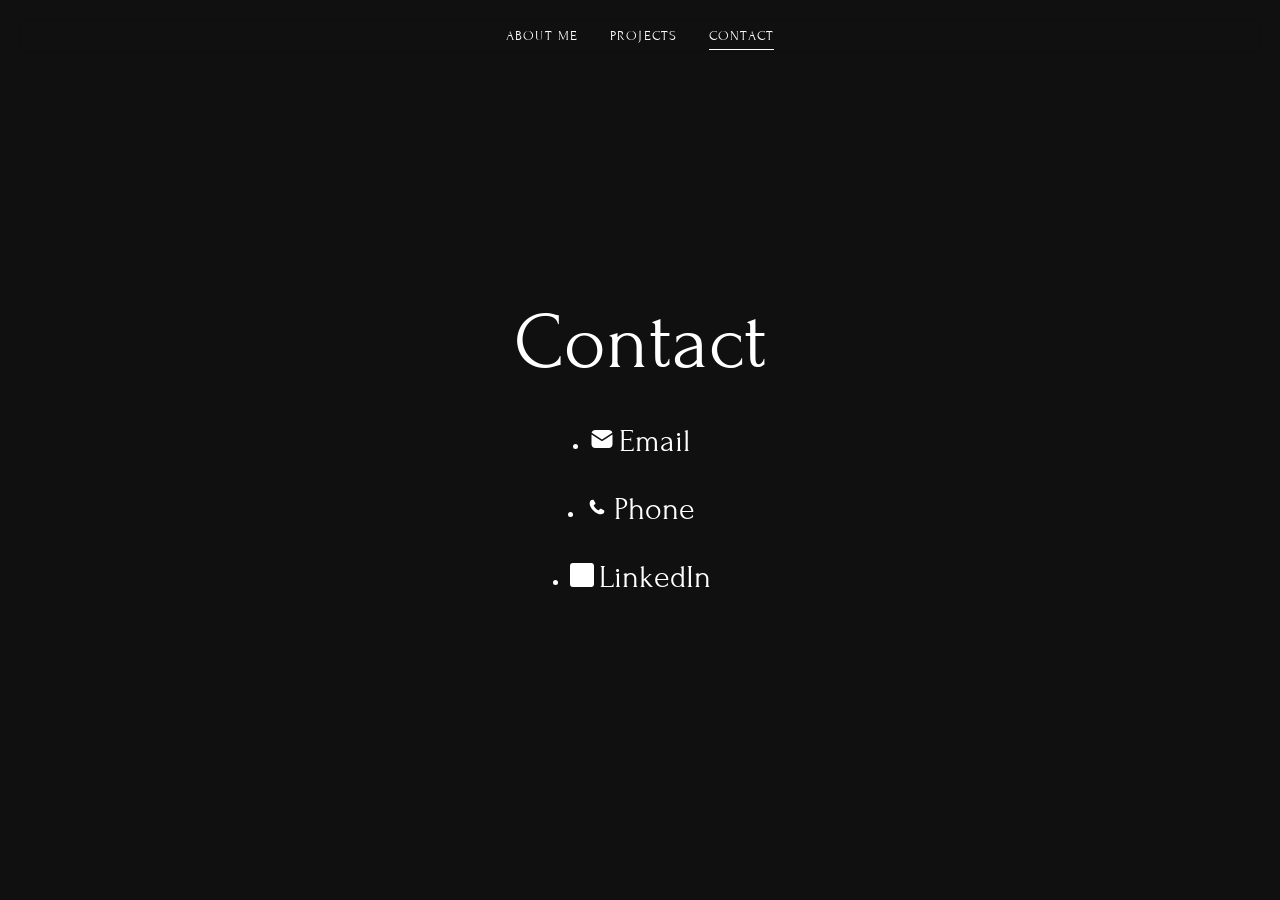
<file: contact.html>
<!doctype html>
<html lang="en">
<head>
  <meta charset="UTF-8">
  <meta name="viewport" content="width=device-width, initial-scale=1">
  <title>Contact — Yeganeh Ghasemi</title>
  <link href="https://fonts.googleapis.com/css2?family=Forum&display=swap" rel="stylesheet">
  <link rel="stylesheet" href="style.css" />
  
</head>
<body>
<header class="site-header">
  <nav class="site-nav" aria-label="Primary">
    <ul class="nav-links">
      <li><a href="index.html">About Me</a></li>
      <li><a href="projects.html">Projects</a></li>
      <li><a href="contact.html" aria-current="page">Contact</a></li>
    </ul>
  </nav>
</header>

<main>

<section id="contact" class="contact">
    <h1>Contact</h1>
    <div class="wrap">
      

      <div class="contact-row">

        <ul class="contact-list">
   <li>
          <img src="icone/email.svg">
          <a href="mailto:yeganehghasemi981@gmail.com" >Email</a>
        </li>
          <li>
            <img src="icone/phone.svg">
          <a href="tel:+12252667950">Phone</a>
        
          </li>
          <li>
          <img src="icone/linkedin.svg">
          <a href="https://www.linkedin.com/in/yeganeh-ghasemi-371a42195/" target="_blank" rel="noopener noreferrer">LinkedIn</a>
           
          </li>
    
        </ul>

      
      </div>
    </div>
  </section>

</main>


<script>
  // hero: plays once, immediately on load, independent of scroll position
  var heroEls = document.querySelectorAll('.hero .r');
  requestAnimationFrame(function(){
    requestAnimationFrame(function(){
      heroEls.forEach(function(el){ el.classList.add('in'); });
    });
  });

  // everything below the hero: reveals as it enters the viewport
  var els = document.querySelectorAll('.r:not(.hero .r)');
  if('IntersectionObserver' in window){
    var io = new IntersectionObserver(function(entries){
      entries.forEach(function(entry){
        if(entry.isIntersecting){
          entry.target.classList.add('in');
          io.unobserve(entry.target);
        }
      });
    }, { threshold: 0.15, rootMargin: '0px 0px -60px 0px' });
    els.forEach(function(el){ io.observe(el); });
  } else {
    els.forEach(function(el){ el.classList.add('in'); });
  }
</script>
</body>
</html>
</file>
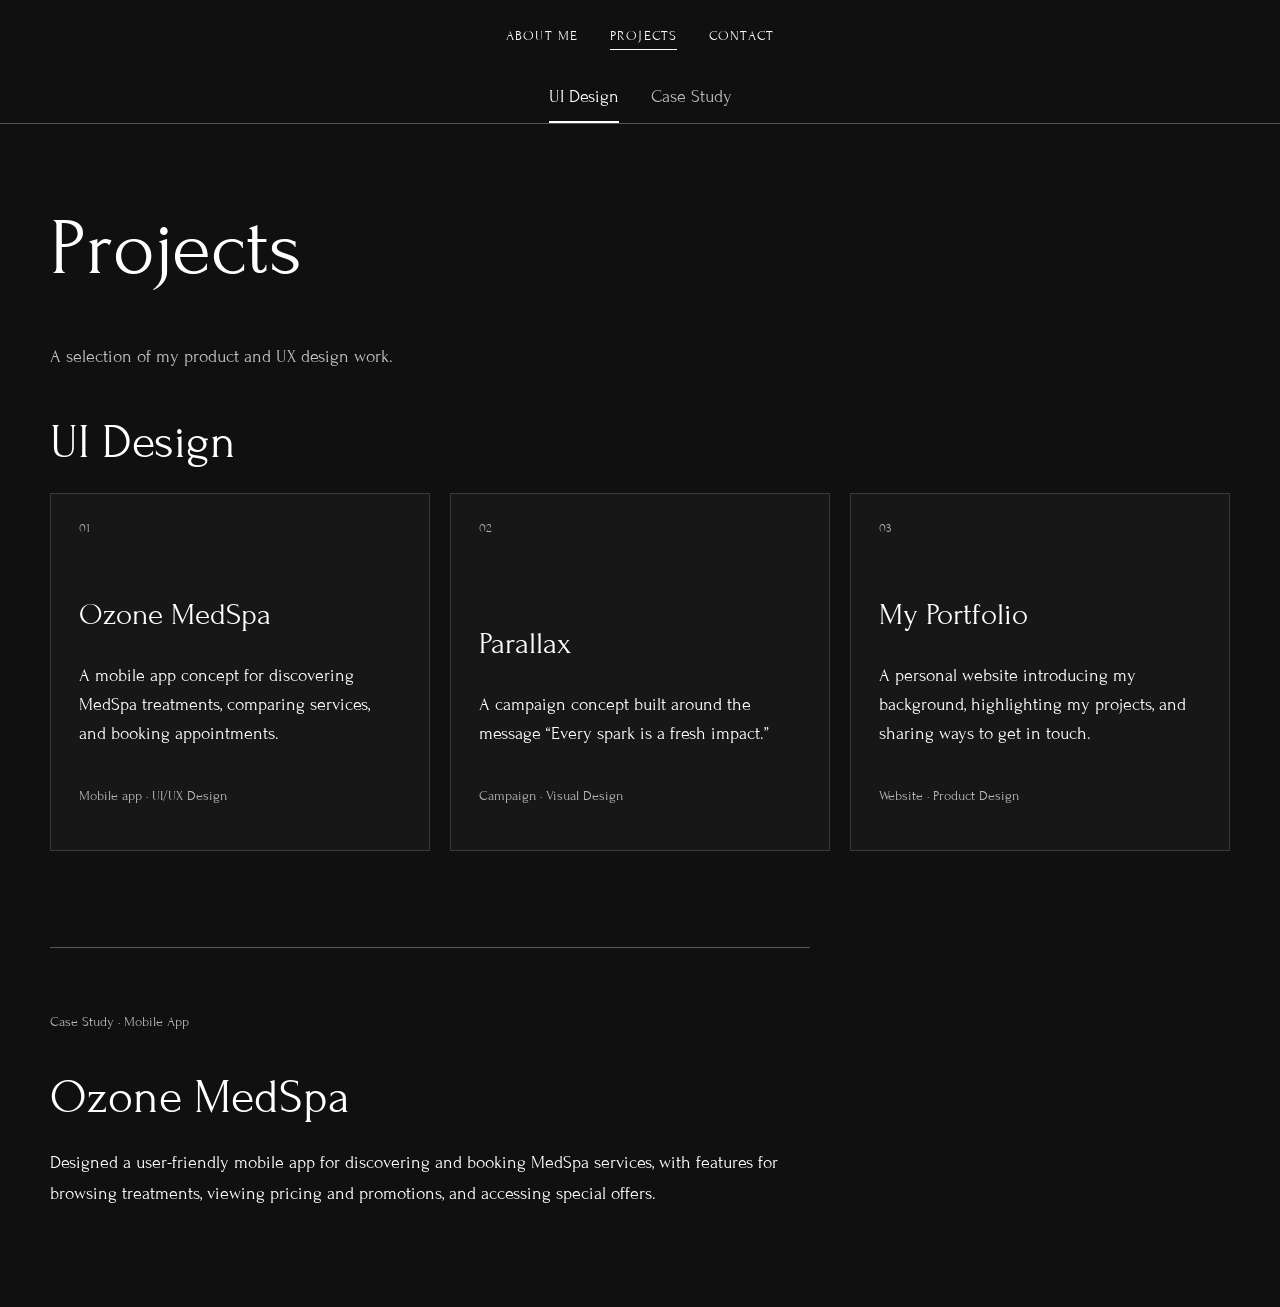
<file: projects.html>
<!doctype html>
<html lang="en">
<head>
  <meta charset="UTF-8">
  <meta name="viewport" content="width=device-width, initial-scale=1">
  <title>Projects — Yeganeh Ghasemi</title>
  <link rel="stylesheet" href="style.css">
  <link href="https://fonts.googleapis.com/css2?family=Forum&display=swap" rel="stylesheet">
</head>
<body>
  <header class="site-header">
    <nav class="site-nav" aria-label="Primary">
      <ul class="nav-links">
        <li><a href="index.html">About Me</a></li>
        <li><a href="projects.html" aria-current="page">Projects</a></li>
        <li><a href="contact.html">Contact</a></li>
      </ul>
    </nav>
  </header>
  <nav class="project-nav" aria-label="Project sections">
    <a href="#ui-design">UI Design</a>
    <a href="#case-study">Case Study</a>
  </nav>
  <main class="projects-main">
    <header class="projects-heading">
      <h1>Projects</h1>
      <p>A selection of my product and UX design work.</p>
    </header>
    <section id="ui-design" class="project-section" aria-labelledby="ui-design-title">
      <h2 id="ui-design-title">UI Design</h2>
      <div class="project-grid">
        <article class="project-card">
          <span class="project-number">01</span>
          <h3>Ozone MedSpa</h3>
          <p>A mobile app concept for discovering MedSpa treatments, comparing services, and booking appointments.</p>
          <p class="project-type">Mobile app · UI/UX Design</p>
        </article>
        <article class="project-card">
          <span class="project-number">02</span>
          <h3>Parallax</h3>
          <p>A campaign concept built around the message “Every spark is a fresh impact.”</p>
          <p class="project-type">Campaign · Visual Design</p>
        </article>
        <article class="project-card">
          <span class="project-number">03</span>
          <h3>My Portfolio</h3>
          <p>A personal website introducing my background, highlighting my projects, and sharing ways to get in touch.</p>
          <p class="project-type">Website · Product Design</p>
        </article>
      </div>
    </section>
    <section id="case-study" class="case-study-section" aria-labelledby="case-study-title">
      <p class="project-type">Case Study · Mobile App</p>
      <h2 id="case-study-title">Ozone MedSpa</h2>
      <p>Designed a user-friendly mobile app for discovering and booking MedSpa services, with features for browsing treatments, viewing pricing and promotions, and accessing special offers.</p>
    </section>
  </main>
</body>
</html>
</file>
<file: style.css>
html {
  scroll-behavior: smooth;
}

.site-header {
  position: fixed;
  top: 0;
  left: 0;
  right: 0;
  z-index: 50;
  background: rgba(16, 16, 16, 0.5);
  backdrop-filter: blur(12px);
  -webkit-backdrop-filter: blur(12px);
}

.site-nav {
  display: flex;
  justify-content: center;
  align-items: center;
  padding: 24px 24px;
}

.nav-links {
  display: flex;
  flex-wrap: wrap;
  justify-content: center;
  align-items: center;
  gap: 16px 32px;
  max-width: min(100%, 720px);
  margin: 0;
  padding: 0;
  list-style: none;
  font-family: "Forum", serif;
  font-size: 0.875rem;
  text-transform: uppercase;
  letter-spacing: 0.08em;
}

.nav-links a {
  position: relative;
  display: inline-block;
  padding: 4px 0;
  color: #fff;
  text-decoration: none;
}

.nav-links a::after {
  content: "";
  position: absolute;
  left: 0;
  bottom: -2px;
  width: 100%;
  height: 1px;
  background: currentColor;
  transform: scaleX(0);
  transform-origin: right;
  transition: transform 0.4s cubic-bezier(0.16, 1, 0.3, 1);
}

.nav-links a:hover::after,
.nav-links a:focus-visible::after {
  transform: scaleX(1);
  transform-origin: left;
}

.nav-links a[aria-current="page"]::after {
  transform: scaleX(1);
  transform-origin: left;
}

.cta-button {
  display: inline-block;
  padding: 24px 32px;
  border: 1px solid #460d01;
  border-radius: 20px;
  background-color: #701901;
  color: #ffffff;
  text-decoration: none;
  padding:24px;
}

.cta-button:hover {
  background-color: #0a0a0a;
}



#home {
    min-height: 100vh;
    display: flex;
    align-items: center;
    justify-content: center;
    padding-top:16px;
    box-sizing: border-box;
}


.home-wrapper {
    display:flex;
    align-items: center;
    justify-content:center;
    gap:64px;
    padding: 40px;
    max-width: 1500px;
    width: 100%;
    box-sizing: border-box;
}

.home-content {
  display: flex;
  flex-direction: column;
  flex: 1 1 600px;
  max-width: 600px;
  gap: 20px;
  color: #090909;
}

#home h1,
#home h2 {
  color: #010101;
  font-weight: 600;
  line-height: 1.2;
  margin: 0;
}

#home h1 {
  font-size: clamp(2rem, 4vw, 3.25rem);
  text-shadow: 2px 2px 4px rgba(40, 46, 13, 30%);
}

#home h2 {
  font-size: clamp(1.5rem, 2.5vw, 2rem);
}

.home-content p {
  font-size: 1.2rem;
  line-height: 1.6;
  margin: 0;
}

.home-content .cta-button {
  align-self: flex-start;
}

body {
    background-color:lab(98 0.01 -0.01);
    color: rgb(0, 0, 0);
    margin: 0;
    padding: 0;
    font-size: large;
    font-family: "Forum", serif;
    
}

header {
    width: 100%;
}

main {
    padding-top: 88px;
}

.home-text {
  display: flex;
  flex-direction: column;
  align-items: flex-start;
}
/* ---------- Contact Section Styles ---------- */

.contact{
padding: 64px 48px;
text-align: center;
font-family: "Forum", serif;
margin-top:80px;
scroll-margin-top: 120px;
}



.contact-list{
    display: flex;
    flex-direction: column;
    align-items: center;
    gap: 32px;
    padding: 0;
    color:#372107
   

    
}

.contact-list a {
  display: inline-flex;    
  align-items: center;     
  gap: 10px;               
  text-decoration: none;   
  font-size: 32px;        
  color:#372107;
  font-size: 32px;
  list-style: none;
  
}

  
.contact-list img {
width: 24px;           
  height: 24px;

}
     
/* ---------- Experience Section Styles ---------- */



  

h1, h2, h3 {
  font-family: "Forum", serif;
  font-weight: 400;}

.work-sample-image {
  width: 100%;
  max-width: 700px;
  height: auto;
  display: block;
  margin: 100px auto 0;
  border-radius: 18px;
   -webkit-mask-image: radial-gradient(ellipse at center, black 60%, transparent 100%);
  mask-image: radial-gradient(ellipse at center, black 60%, transparent 100%);
}


.work-sample {
  background-color: #ebeaea;
  color: rgb(0, 0, 0);
  margin-top: 100px;
}

.ozon-content{
  margin-top: 250px;
  margin-left: 64px;
}

.page-title{
  text-align: center;
  text-size:88px;
  text-shadow: #797979;
  margin-top: 150px;

}
body {
  font-family: "Forum", serif;
}

.resume-nav{
margin-bottom: 100px;

}

.ozon {
  max-width: 800px;
  margin: 0 auto;
  padding: 64px 20px;
}

.form-elements {
  display:flex;
  flex-direction:column;
  justify-content:center;
  align-items:center;
  margin-top: 64px;
  padding: 0 20px;
  box-sizing: border-box;
}

.form-elements form {
  width: min(100%, 600px);
}

@media (max-width: 900px) {
  .home-wrapper {
    flex-direction: column;
    gap: 40px;
  }

  .home-content {
    flex: 0 1 auto;
    width: 100%;
  }
}

label {
  display: block;
  margin-bottom: 6px;
}

.form-elements input:not([type="submit"]),
.form-elements textarea {
  display: block;
  width: 100%;
  box-sizing: border-box;
  border-radius:16px;
  margin-bottom: 8px;
  padding: 10px 12px;
}

#submit {
 background-color:#701901;
 color:#fafafa;
 font-size: 24px;
 border-radius:10px;
 border:1px solid #080808;
 margin-top:10px;
}
/* Tablet (≤ 1024px) */
@media (max-width: 1024px) {
  .nav-links {
    gap: 12px 20px;
  }

  .home-wrapper {
    gap: 40px;
    padding: 32px;
  }

  .services-list {
    grid-template-columns: repeat(2, minmax(0, 1fr));
  }

}


/* mobile (≤ 640px) */


@media(max-width:640px){
  .site-nav {
    padding: 16px 12px;
  }

  .nav-links {
    gap: 12px 20px;
    font-size: 0.75rem;
  }

  .projects-main {
    width: min(100% - 32px, 1180px);
    padding-top: 120px;
  }

  .project-grid {
    grid-template-columns: 1fr;
  }

  .project-card {
    min-height: 240px;
  }

  .home-wrapper {
    gap: 24px;
    padding: 20px;
  }


  .form-elements {
    width: 100%;
  }

  .home-content { align-items: center; text-align: center; }
  .home-content .cta-button { align-self: center;
  max-width: 100%; }

  .services-section {
    padding: 56px 20px;
  }

  .services-list {
    grid-template-columns: 1fr;
  }
}

/* Shared ink-and-paper theme for the portfolio's supporting pages. */
body {
  background: #101010;
  color: #fff;
  font-family: "Forum", serif;
}

.contact-list,
.contact-list a {
  color: #fff;
}

.contact-list img {
  filter: brightness(0) invert(1);
}

.work-sample {
  background: #101010;
  color: #fff;
}

.work-sample-content,
.ozon {
  color: #fff;
}

.projects-main {
  width: min(100% - 48px, 1180px);
  margin: 0 auto;
  padding: 150px 0 80px;
}

.projects-heading {
  margin-bottom: 48px;
}

.projects-heading p {
  margin-top: 12px;
  color: rgba(255, 255, 255, 0.75);
}

.projects-heading h1 {
  font-size: clamp(2.5rem, 7vw, 5rem);
}

.project-nav {
  position: fixed;
  top: 72px;
  left: 0;
  right: 0;
  z-index: 49;
  display: flex;
  justify-content: center;
  gap: 32px;
  padding: 14px 24px 0;
  background: rgba(16, 16, 16, 0.94);
  border-bottom: 1px solid rgba(255, 255, 255, 0.3);
  backdrop-filter: blur(12px);
  -webkit-backdrop-filter: blur(12px);
}

.project-nav a {
  padding: 0 0 14px;
  border-bottom: 2px solid transparent;
  color: rgba(255, 255, 255, 0.72);
  text-decoration: none;
}

.project-nav a:first-child,
.project-nav a:hover,
.project-nav a:focus-visible {
  border-bottom-color: #fff;
  color: #fff;
}

.project-section,
.case-study-section {
  scroll-margin-top: 140px;
}

.project-section > h2,
.case-study-section h2 {
  margin-bottom: 24px;
  font-size: clamp(1.8rem, 4vw, 3rem);
}

.project-grid {
  display: grid;
  grid-template-columns: repeat(3, minmax(0, 1fr));
  gap: 20px;
}

.project-card {
  display: flex;
  min-height: 300px;
  flex-direction: column;
  padding: 28px;
  border: 1px solid rgba(255, 255, 255, 0.16);
  background: #171717;
  transition: background 0.3s ease, border-color 0.3s ease, transform 0.3s ease;
}

.project-card:hover {
  border-color: rgba(255, 255, 255, 0.4);
  background: #1c1c1c;
  transform: translateY(-4px);
}

.project-number {
  margin-bottom: auto;
  color: rgba(255, 255, 255, 0.65);
  font: 400 0.8rem/1 "Forum", serif;
}

.project-card h3 {
  margin: 48px 0 12px;
  font-size: clamp(1.4rem, 2.4vw, 2rem);
}

.project-card p {
  line-height: 1.6;
}

.project-type {
  margin-top: 18px;
  color: rgba(255, 255, 255, 0.7);
  font-size: 0.9rem;
}

.case-study-section {
  max-width: 760px;
  margin-top: 96px;
  padding-top: 48px;
  border-top: 1px solid rgba(255, 255, 255, 0.3);
}

.case-study-section > p:last-child {
  font-size: 1.125rem;
  line-height: 1.7;
}

.contact h1 {
  margin-bottom: 36px;
  color: #fff;
  font-size: clamp(2.5rem, 7vw, 5rem);
}

@media (max-width: 640px) {
  .site-nav {
    padding: 16px 12px;
  }

  .nav-links {
    gap: 20px;
    font-size: 0.75rem;
  }

  .project-nav {
    top: 54px;
  }
}
</file>
